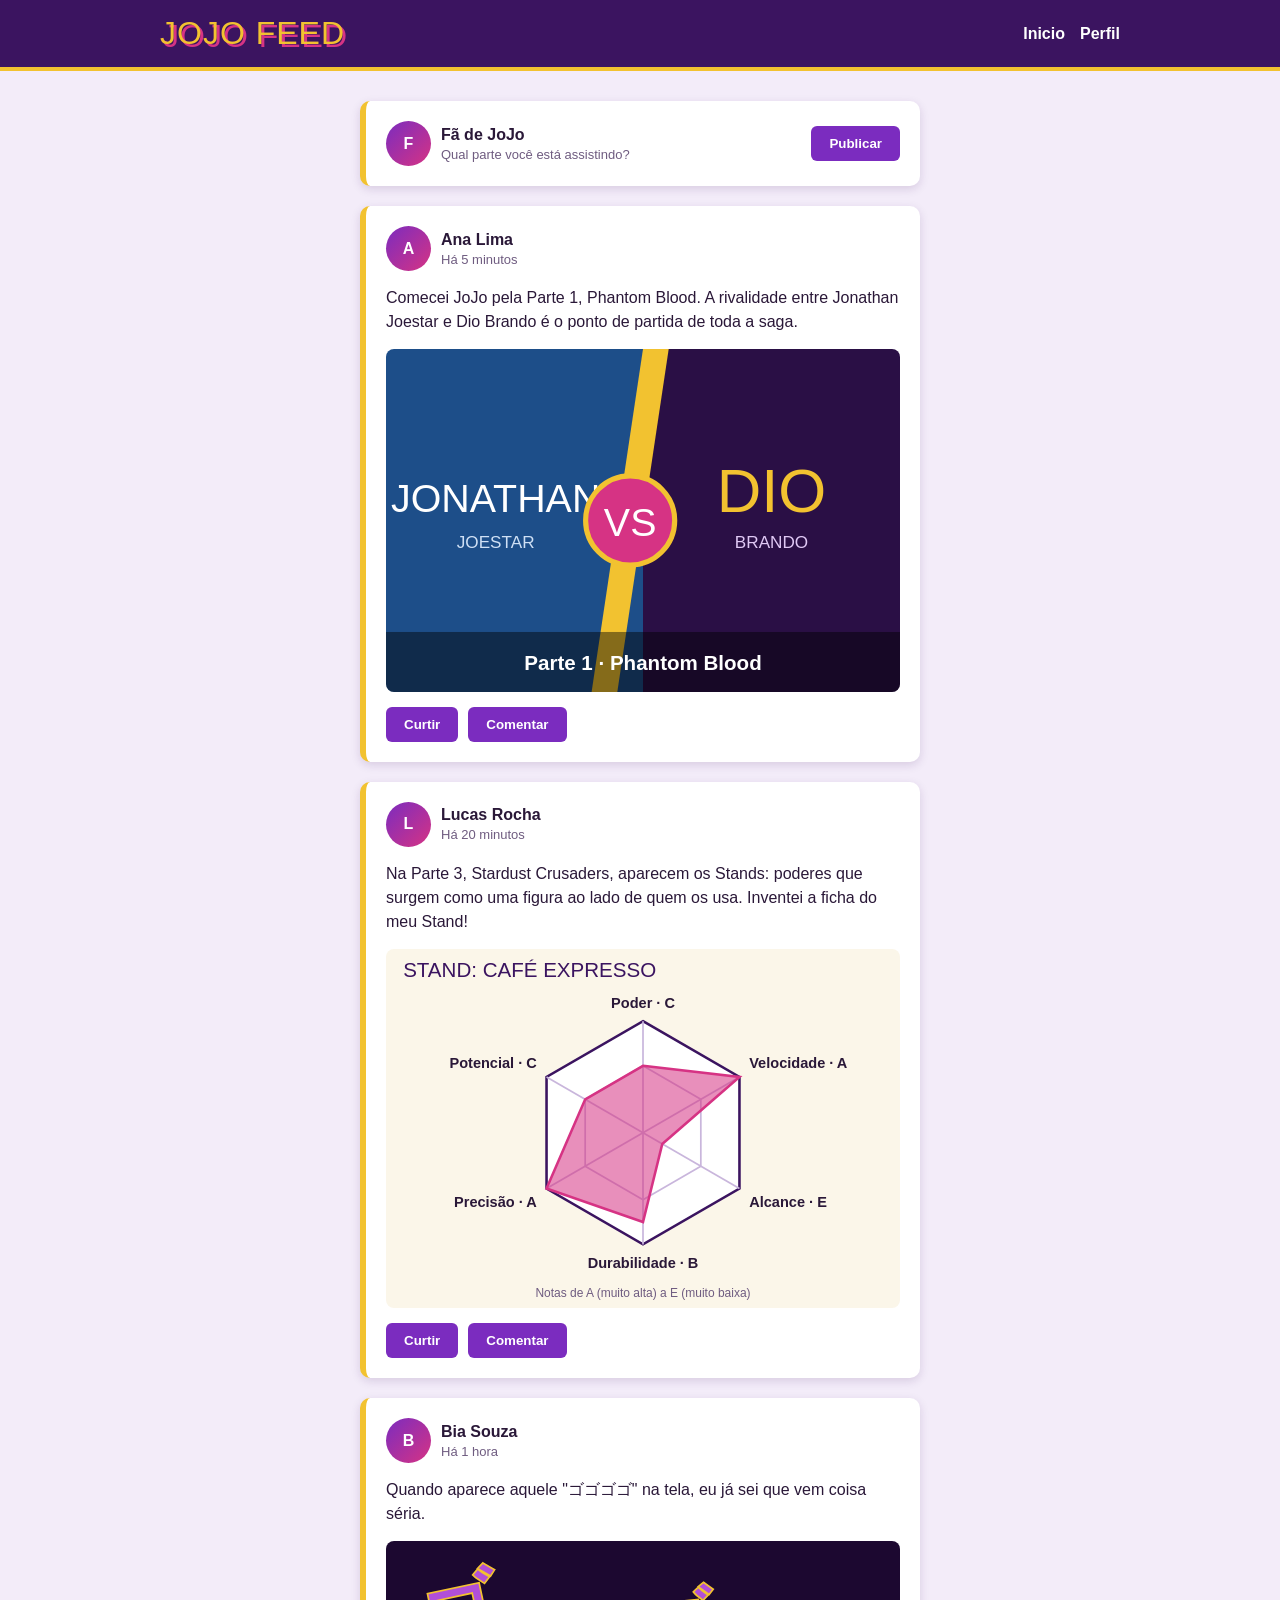
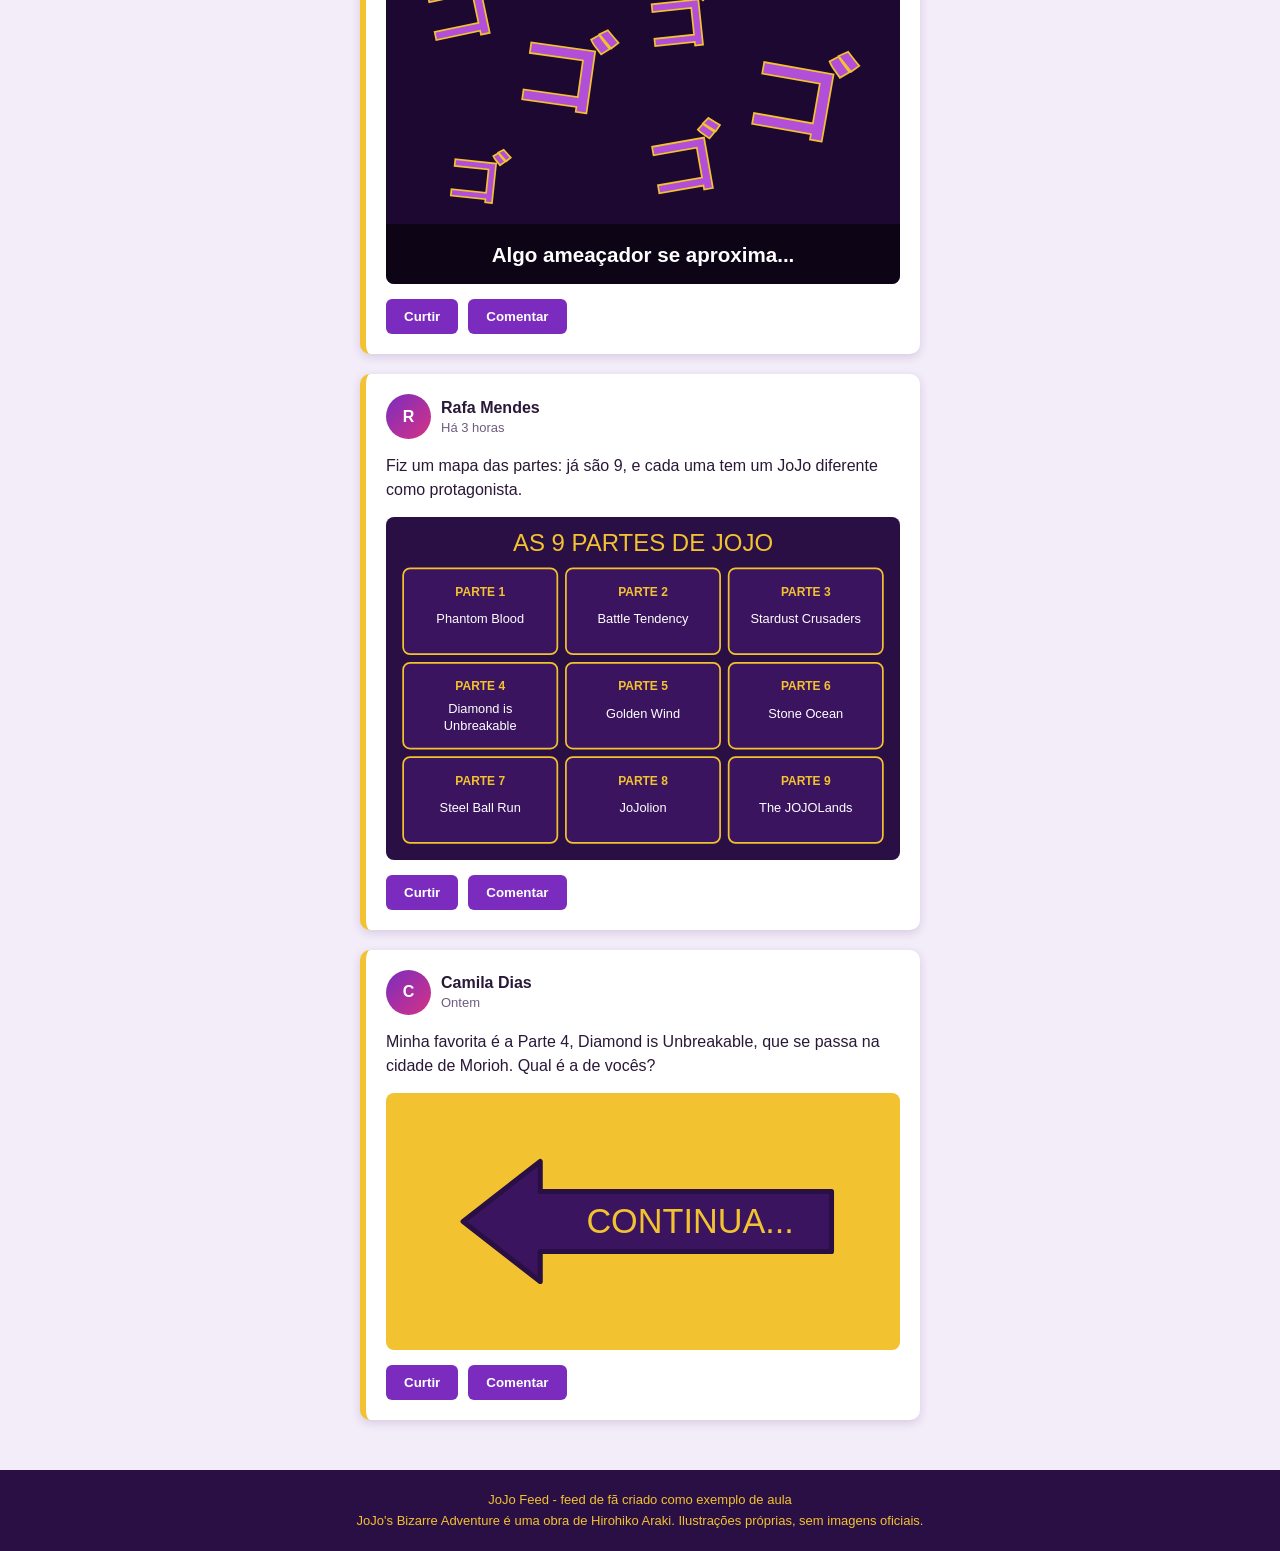
<file: feed-jojo/index.html>
<!DOCTYPE html>
<html lang="pt-br">
<head>
    <meta charset="UTF-8">
    <meta name="viewport" content="width=device-width, initial-scale=1.0">
    <title>JoJo Feed</title>
    <link rel="stylesheet" href="style.css">
</head>
<body>

    <header>
        <div class="header-content">
            <h1>JoJo Feed</h1>
            <nav>
                <a href="#">Inicio</a>
                <a href="#">Perfil</a>
            </nav>
        </div>
    </header>

    <main>

        <section class="new-post">
            <div class="user">
                <div class="avatar">F</div>
                <div>
                    <strong>Fã de JoJo</strong>
                    <span>Qual parte você está assistindo?</span>
                </div>
            </div>
            <button>Publicar</button>
        </section>

        <article class="post">
            <div class="post-header">
                <div class="avatar">A</div>
                <div>
                    <strong>Ana Lima</strong>
                    <span>Há 5 minutos</span>
                </div>
            </div>
            <p class="post-text">Comecei JoJo pela Parte 1, Phantom Blood. A rivalidade entre Jonathan Joestar e Dio Brando é o ponto de partida de toda a saga.</p>
            <img src="imagens/parte1-vs.svg" alt="Cartaz com os nomes Jonathan e Dio separados por um grande VS">
            <div class="post-actions">
                <button>Curtir</button>
                <button>Comentar</button>
            </div>
        </article>

        <article class="post">
            <div class="post-header">
                <div class="avatar">L</div>
                <div>
                    <strong>Lucas Rocha</strong>
                    <span>Há 20 minutos</span>
                </div>
            </div>
            <p class="post-text">Na Parte 3, Stardust Crusaders, aparecem os Stands: poderes que surgem como uma figura ao lado de quem os usa. Inventei a ficha do meu Stand!</p>
            <img src="imagens/ficha-stand.svg" alt="Ficha de Stand inventado chamado Café Expresso, com notas de A a E em poder, velocidade, alcance, durabilidade, precisão e potencial">
            <div class="post-actions">
                <button>Curtir</button>
                <button>Comentar</button>
            </div>
        </article>

        <article class="post">
            <div class="post-header">
                <div class="avatar">B</div>
                <div>
                    <strong>Bia Souza</strong>
                    <span>Há 1 hora</span>
                </div>
            </div>
            <p class="post-text">Quando aparece aquele "ゴゴゴゴ" na tela, eu já sei que vem coisa séria.</p>
            <img src="imagens/ameaca.svg" alt="Letras japonesas ゴ espalhadas sobre um fundo roxo escuro, com a frase algo ameaçador se aproxima">
            <div class="post-actions">
                <button>Curtir</button>
                <button>Comentar</button>
            </div>
        </article>

        <article class="post">
            <div class="post-header">
                <div class="avatar">R</div>
                <div>
                    <strong>Rafa Mendes</strong>
                    <span>Há 3 horas</span>
                </div>
            </div>
            <p class="post-text">Fiz um mapa das partes: já são 9, e cada uma tem um JoJo diferente como protagonista.</p>
            <img src="imagens/partes.svg" alt="Mapa com as 9 partes de JoJo, de Phantom Blood até The JOJOLands">
            <div class="post-actions">
                <button>Curtir</button>
                <button>Comentar</button>
            </div>
        </article>

        <article class="post">
            <div class="post-header">
                <div class="avatar">C</div>
                <div>
                    <strong>Camila Dias</strong>
                    <span>Ontem</span>
                </div>
            </div>
            <p class="post-text">Minha favorita é a Parte 4, Diamond is Unbreakable, que se passa na cidade de Morioh. Qual é a de vocês?</p>
            <img src="imagens/continua.svg" alt="Seta apontando para a esquerda com a palavra Continua">
            <div class="post-actions">
                <button>Curtir</button>
                <button>Comentar</button>
            </div>
        </article>

    </main>

    <footer>
        <p>JoJo Feed - feed de fã criado como exemplo de aula</p>
        <p>JoJo's Bizarre Adventure é uma obra de Hirohiko Araki. Ilustrações próprias, sem imagens oficiais.</p>
    </footer>

</body>
</html>
</file>
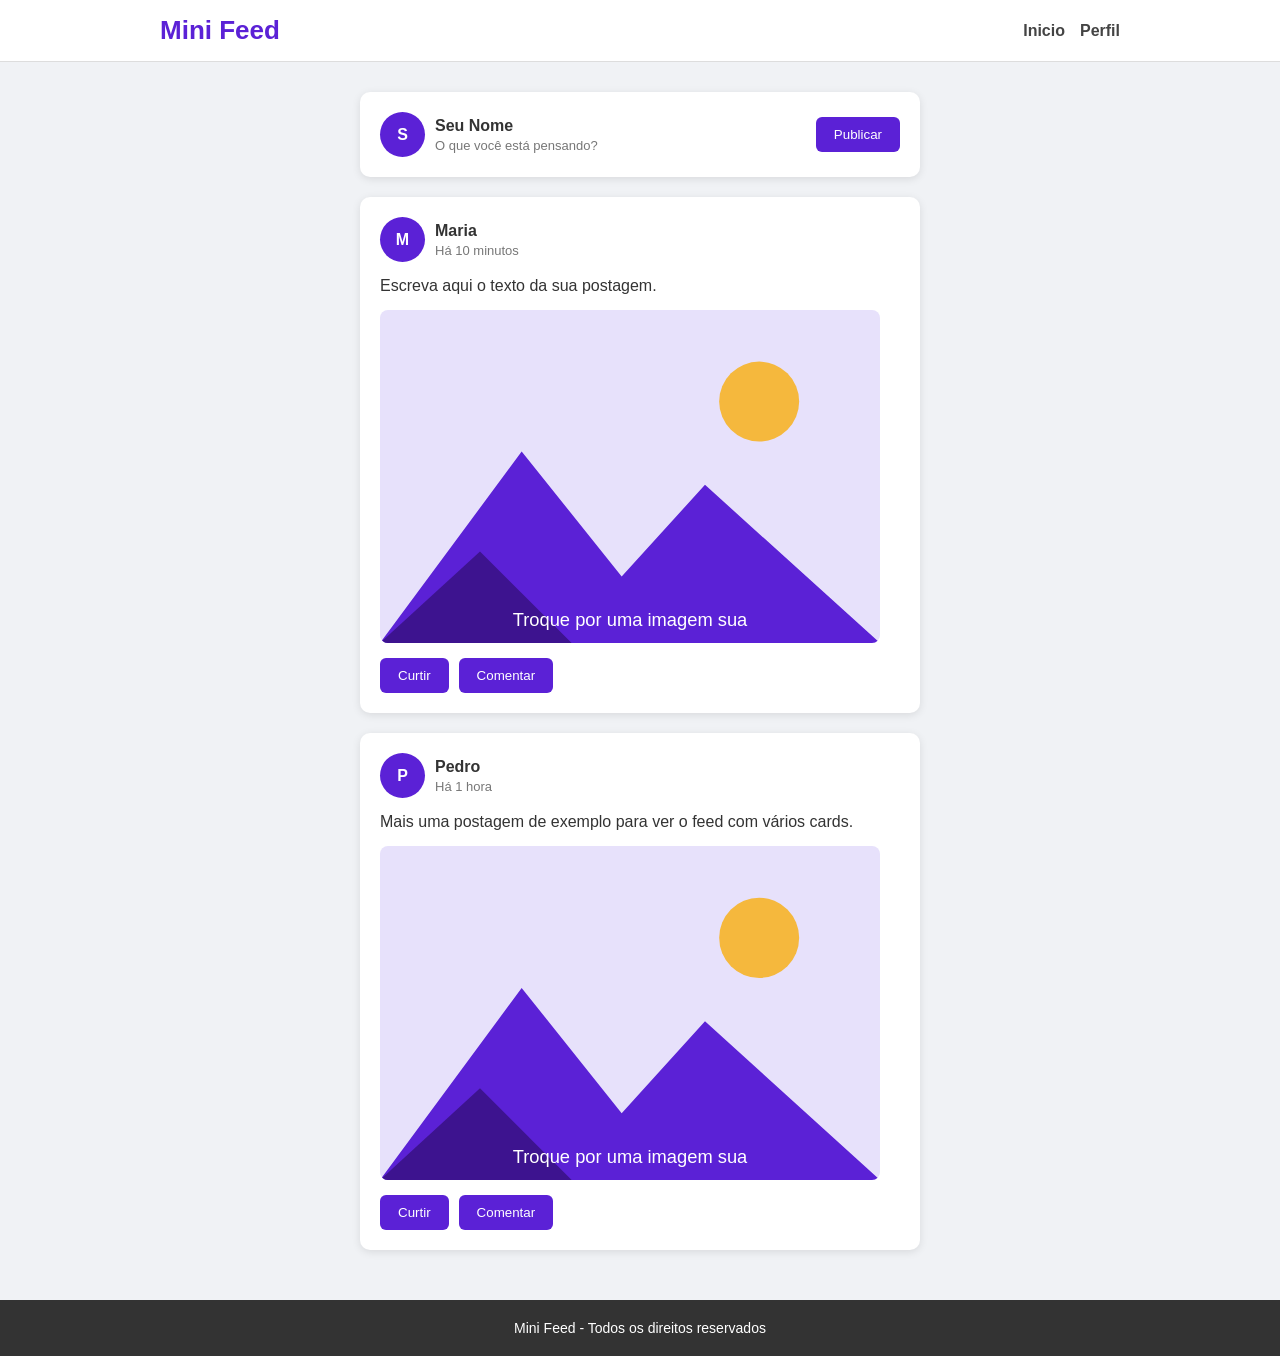
<file: modelo-1/index.html>
<!DOCTYPE html>
<html lang="pt-br">
<head>
    <meta charset="UTF-8">
    <meta name="viewport" content="width=device-width, initial-scale=1.0">
    <!-- ALTERE: texto que aparece na aba do navegador -->
    <title>Mini Feed</title>
    <!-- Esta linha conecta o HTML ao arquivo de estilos -->
    <link rel="stylesheet" href="style.css">
</head>
<body>

    <!-- CABEÇALHO: título e menu de navegação -->
    <header>
        <div class="header-content">
            <!-- ALTERE: nome da sua rede social -->
            <h1>Mini Feed</h1>
            <nav>
                <a href="#">Inicio</a>
                <a href="#">Perfil</a>
            </nav>
        </div>
    </header>

    <main>

        <!-- NOVA PUBLICAÇÃO: área do usuário logado -->
        <section class="new-post">
            <div class="user">
                <!-- ALTERE: a letra do avatar e o seu nome -->
                <div class="avatar">S</div>
                <div>
                    <strong>Seu Nome</strong>
                    <span>O que você está pensando?</span>
                </div>
            </div>
            <button>Publicar</button>
        </section>

        <!-- POSTAGEM: cada <article> é uma publicação do feed -->
        <article class="post">
            <div class="post-header">
                <div class="avatar">M</div>
                <div>
                    <strong>Maria</strong>
                    <span>Há 10 minutos</span>
                </div>
            </div>

            <!-- ALTERE: o texto da postagem -->
            <p class="post-text">Escreva aqui o texto da sua postagem.</p>

            <!--
                ALTERE: para usar a sua imagem,
                1. coloque o arquivo na pasta "imagens"
                2. troque o src pelo nome do arquivo
                3. descreva a imagem no alt
            -->
            <img src="imagens/exemplo.svg" alt="Ilustração de exemplo com montanhas e um sol">

            <div class="post-actions">
                <button>Curtir</button>
                <button>Comentar</button>
            </div>
        </article>

        <!-- Para criar outra postagem, copie um <article> inteiro e cole aqui -->
        <article class="post">
            <div class="post-header">
                <div class="avatar">P</div>
                <div>
                    <strong>Pedro</strong>
                    <span>Há 1 hora</span>
                </div>
            </div>

            <p class="post-text">Mais uma postagem de exemplo para ver o feed com vários cards.</p>

            <img src="imagens/exemplo.svg" alt="Ilustração de exemplo com montanhas e um sol">

            <div class="post-actions">
                <button>Curtir</button>
                <button>Comentar</button>
            </div>
        </article>

    </main>

    <!-- RODAPÉ: ALTERE com o nome do seu projeto -->
    <footer>
        <p>Mini Feed - Todos os direitos reservados</p>
    </footer>

</body>
</html>
</file>
<file: feed-jojo/style.css>
/* ===== FEED JOJO: personalização feita a partir do modelo 1 ===== */

/* ===== RESET ===== */
* {
  margin: 0;
  padding: 0;
  box-sizing: border-box;
}

/* ===== PÁGINA ===== */
body {
  font-family: Arial, Helvetica, sans-serif;
  background-color: #f3ecf9;
  color: #2a1838;
}

/* ===== CABEÇALHO ===== */
header {
  background-color: #3b1460;
  border-bottom: 4px solid #f2c230;
}

.header-content {
  max-width: 1000px;
  margin: 0 auto;
  padding: 15px 20px;
  display: flex;
  justify-content: space-between;
  align-items: center;
}

header h1 {
  font-family: Impact, "Arial Black", sans-serif;
  font-size: 32px;
  font-weight: normal;
  letter-spacing: 1px;
  text-transform: uppercase;
  color: #f2c230;
  text-shadow: 3px 3px 0 #d63384;
}

nav {
  display: flex;
  gap: 15px;
}

nav a {
  color: #ffffff;
  text-decoration: none;
  font-weight: bold;
}

nav a:hover {
  color: #f2c230;
}

/* ===== CONTEÚDO PRINCIPAL ===== */
main {
  width: 100%;
  max-width: 600px;
  margin: 0 auto;
  padding: 30px 20px;
}

/* ===== CARDS ===== */
.new-post,
.post {
  background-color: #ffffff;
  padding: 20px;
  margin-bottom: 20px;
  border-left: 6px solid #f2c230;
  border-radius: 10px;
  box-shadow: 0 3px 10px rgba(59, 20, 96, 0.15);
}

.new-post {
  display: flex;
  justify-content: space-between;
  align-items: center;
}

/* ===== USUÁRIO ===== */
.user,
.post-header {
  display: flex;
  align-items: center;
  gap: 10px;
}

.user span,
.post-header span {
  display: block;
  font-size: 13px;
  margin-top: 3px;
  color: #6f5c80;
}

/* ===== AVATAR: degradê roxo e rosa ===== */
.avatar {
  width: 45px;
  height: 45px;
  background: linear-gradient(135deg, #7b2cbf, #d63384);
  color: #ffffff;
  font-weight: bold;
  display: flex;
  justify-content: center;
  align-items: center;
  border-radius: 50%;
}

/* ===== POSTAGEM ===== */
.post-text {
  margin: 15px 0;
  line-height: 1.5;
}

.post img {
  display: block;
  width: 100%;
  max-width: 560px;
  border-radius: 8px;
  object-fit: cover;
}

.post-actions {
  display: flex;
  gap: 10px;
  margin-top: 15px;
}

/* ===== BOTÕES ===== */
button {
  background-color: #7b2cbf;
  color: #ffffff;
  font-weight: bold;
  border: none;
  border-radius: 6px;
  padding: 10px 18px;
  cursor: pointer;
}

button:hover {
  opacity: 0.85;
}

/* ===== RODAPÉ ===== */
footer {
  text-align: center;
  font-size: 13px;
  line-height: 1.6;
  padding: 20px;
  background-color: #2a0f45;
  color: #f2c230;
}
</file>
<file: modelo-1/style.css>
/* ===== MODELO 1: claro, com roxo de destaque ===== */

/* ===== RESET ===== */
* {
  margin: 0;
  padding: 0;
  box-sizing: border-box;
}

/* ===== PÁGINA ===== */
body {
  font-family: Arial, Helvetica, sans-serif;
  /* ALTERE: cor de fundo e cor do texto */
  background-color: #f0f2f5;
  color: #333333;
}

/* ===== CABEÇALHO ===== */
header {
  background-color: #ffffff;
  border-bottom: 1px solid #dddddd;
}

.header-content {
  max-width: 1000px;
  margin: 0 auto;
  padding: 15px 20px;
  display: flex;
  justify-content: space-between;
  align-items: center;
}

header h1 {
  /* ALTERE: cor de destaque do seu feed */
  color: #5b21d6;
  font-size: 26px;
}

nav {
  display: flex;
  gap: 15px;
}

nav a {
  color: #444444;
  text-decoration: none;
  font-weight: bold;
}

nav a:hover {
  color: #5b21d6;
}

/* ===== CONTEÚDO PRINCIPAL ===== */
main {
  width: 100%;
  max-width: 600px;
  margin: 0 auto;
  padding: 30px 20px;
}

/* ===== CARDS: nova publicação e postagens ===== */
.new-post,
.post {
  background-color: #ffffff;
  padding: 20px;
  margin-bottom: 20px;
  border-radius: 10px;
  box-shadow: 0 2px 8px rgba(0, 0, 0, 0.1);
}

.new-post {
  display: flex;
  justify-content: space-between;
  align-items: center;
}

/* ===== USUÁRIO: avatar ao lado do nome ===== */
.user,
.post-header {
  display: flex;
  align-items: center;
  gap: 10px;
}

.user span,
.post-header span {
  display: block;
  font-size: 13px;
  margin-top: 3px;
  color: #777777;
}

/* ===== AVATAR ===== */
.avatar {
  width: 45px;
  height: 45px;
  background-color: #5b21d6;
  color: #ffffff;
  font-weight: bold;
  display: flex;
  justify-content: center;
  align-items: center;
  border-radius: 50%;
}

/* ===== POSTAGEM ===== */
.post-text {
  margin: 15px 0;
}

.post img {
  display: block;
  width: 100%;
  max-width: 500px;
  border-radius: 8px;
  object-fit: cover;
}

.post-actions {
  display: flex;
  gap: 10px;
  margin-top: 15px;
}

/* ===== BOTÕES ===== */
button {
  background-color: #5b21d6;
  color: #ffffff;
  border: none;
  border-radius: 6px;
  padding: 10px 18px;
  cursor: pointer;
}

button:hover {
  opacity: 0.85;
}

/* ===== RODAPÉ ===== */
footer {
  text-align: center;
  font-size: 14px;
  padding: 20px;
  background-color: #333333;
  color: #ffffff;
}
</file>
